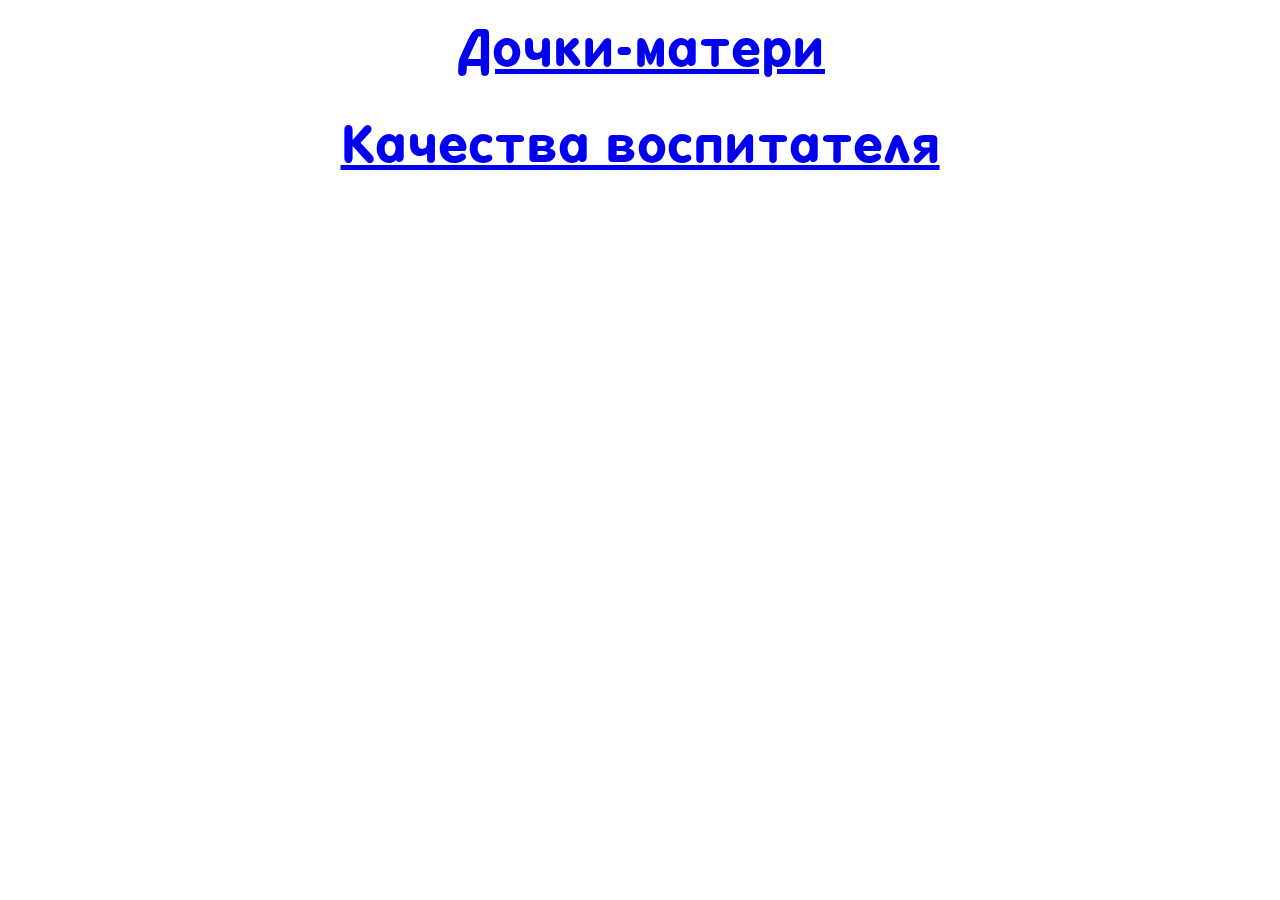
<file: index.html>
<!doctype html>
<html lang="en">
<head>
    <meta charset="UTF-8">
    <meta name="viewport"
          content="width=device-width, user-scalable=no, initial-scale=1.0, maximum-scale=1.0, minimum-scale=1.0">
    <meta http-equiv="X-UA-Compatible" content="ie=edge">
    <link rel="stylesheet" href="style/style.css">
    <title>Главная</title>
</head>
<body>

<div class="page-links">
    <a href="games/mother-daughter/index.html">Дочки-матери</a>
    <a href="games/kindergarten-teacher/index.html">Качества воспитателя</a>
</div>

</body>
</html>
</file>
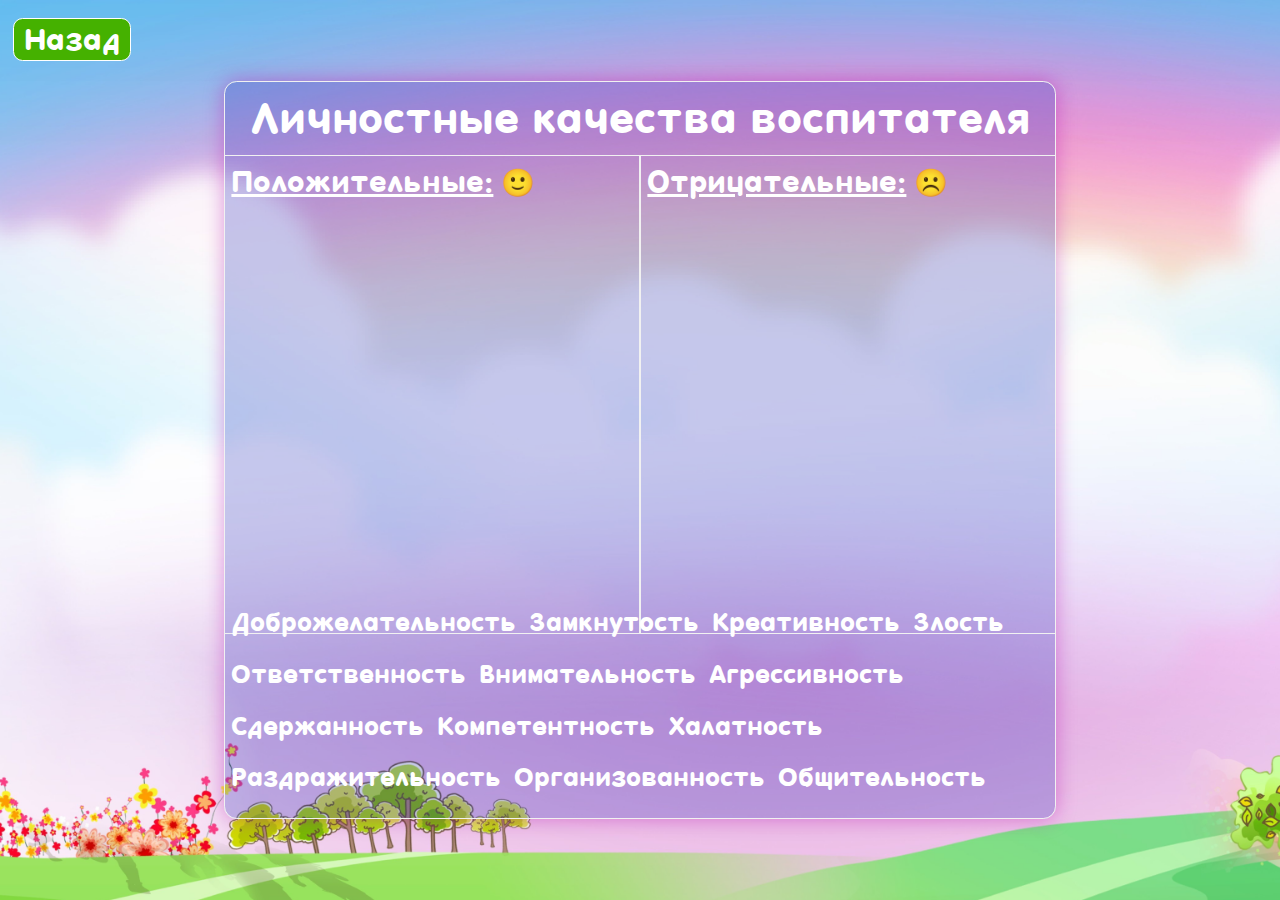
<file: games/kindergarten-teacher/index.html>
<!doctype html>
<html lang="en">
<head>
    <meta charset="UTF-8">
    <meta name="viewport"
          content="width=device-width, user-scalable=no, initial-scale=1.0, maximum-scale=1.0, minimum-scale=1.0">
    <meta http-equiv="X-UA-Compatible" content="ie=edge">
    <link rel="stylesheet" href="style/style.css">
    <script src="script/script.js" defer></script>
    <title>Личностные качества</title>
</head>
<body>

<div class="table">
    <h6>Личностные качества воспитателя</h6>
    <div class="forCorrect">
        <p><span>Положительные:</span> 🙂</p>
    </div>
    <div class="forIncorrect">
        <p><span>Отрицательные:</span> ☹️</p>
    </div>
    <div class="items">
        <p class="correct">Доброжелательность</p>
        <p class="incorrect">Замкнутость</p>
        <p class="correct">Креативность</p>
        <p class="incorrect">Злость</p>
        <p class="correct">Ответственность</p>
        <p class="correct">Внимательность</p>
        <p class="incorrect">Агрессивность</p>
        <p class="correct">Сдержанность</p>
        <p class="correct">Компетентность</p>
        <p class="incorrect">Халатность</p>
        <p class="incorrect">Раздражительность</p>
        <p class="correct">Организованность</p>
        <p class="correct">Общительность</p>
        <p class="incorrect">Грубость</p>
        <p class="incorrect">Равнодушие</p>
    </div>
    <div class="blurFilter"></div>
</div>

<a href="../../index.html" class="backButton">Назад</a>

<div class="congratulation">
    <div class="container">
        <h1>Поздравляем, Вы успешно справились с заданием!</h1>
        <div class="btn-row">
            <a href="index.html" class="againButton">Заново</a>
            <a href="secondGame.html" class="toNext">Далее</a>
            <a href="../../index.html" class="toMenu">На главную</a>
        </div>
    </div>
    <img src="img/salut.gif" id="salutLeft" alt="salut">
    <img src="img/salut.gif" id="salutRight" alt="salut">
</div>

</body>
</html>
</file>
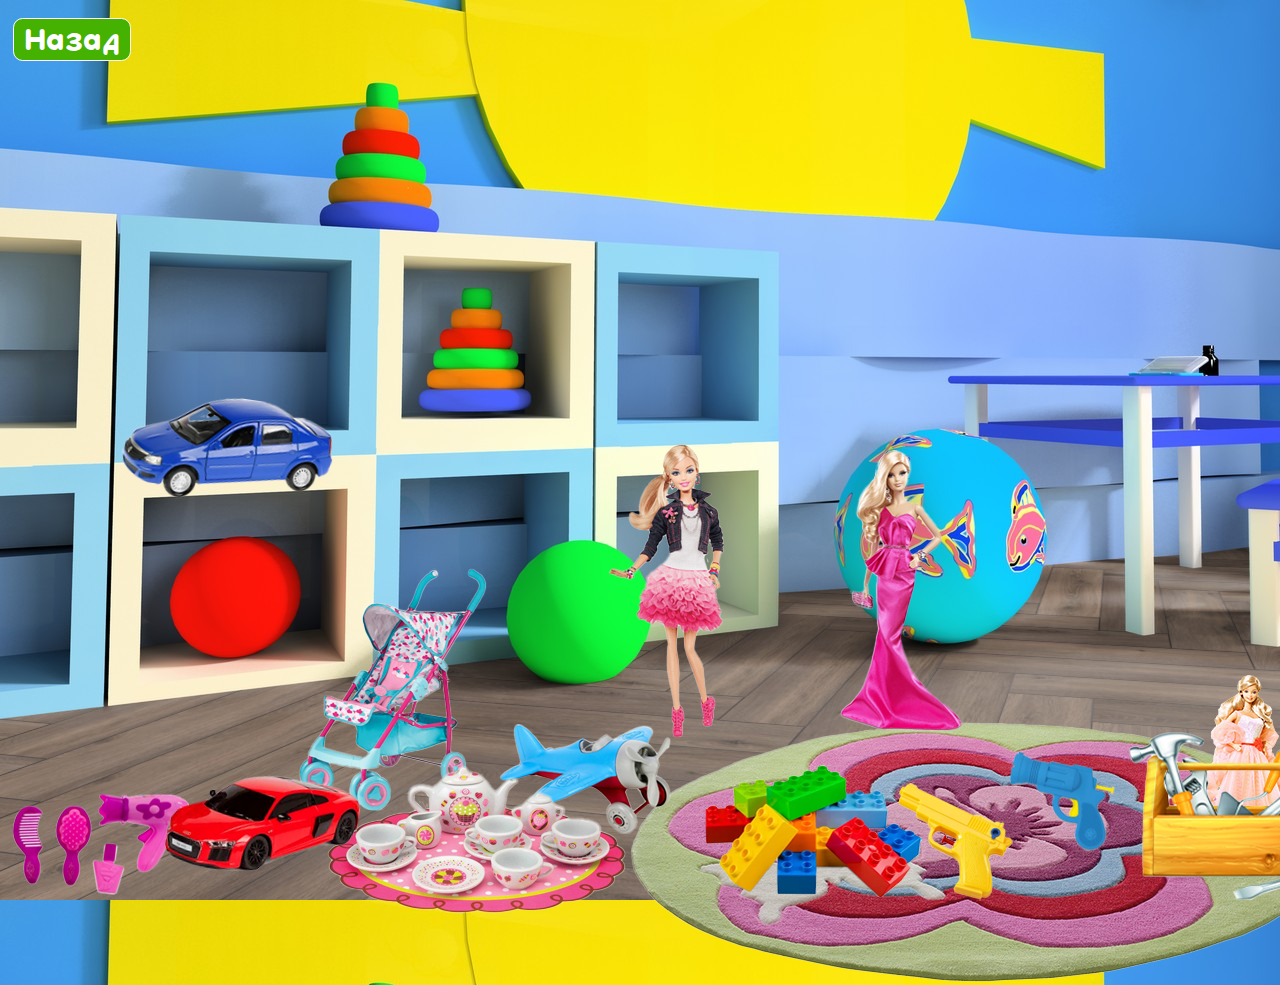
<file: games/mother-daughter/index.html>
<!doctype html>
<html lang="en">
<head>
    <meta charset="UTF-8">
    <meta name="viewport"
          content="width=device-width, user-scalable=no, initial-scale=1.0, maximum-scale=1.0, minimum-scale=1.0">
    <meta http-equiv="X-UA-Compatible" content="ie=edge">
    <link rel="stylesheet" href="style/style.css">
    <script src="script/script.js" defer></script>
    <title>Дочки-матери</title>
</head>
<body>

<a href="../../index.html" class="backButton">Назад</a>

<div class="congratulation">
    <div class="container">
        <h1>Поздравляем, Вы успешно справились с заданием!</h1>
        <div class="btn-row">
            <a href="index.html" class="againButton">Заново</a>
            <a href="../../index.html" class="toMenu">На главную</a>
        </div>
    </div>
    <img src="img/salut.gif" id="salutLeft" alt="salut">
    <img src="img/salut.gif" id="salutRight" alt="salut">
</div>

</body>
</html>
</file>
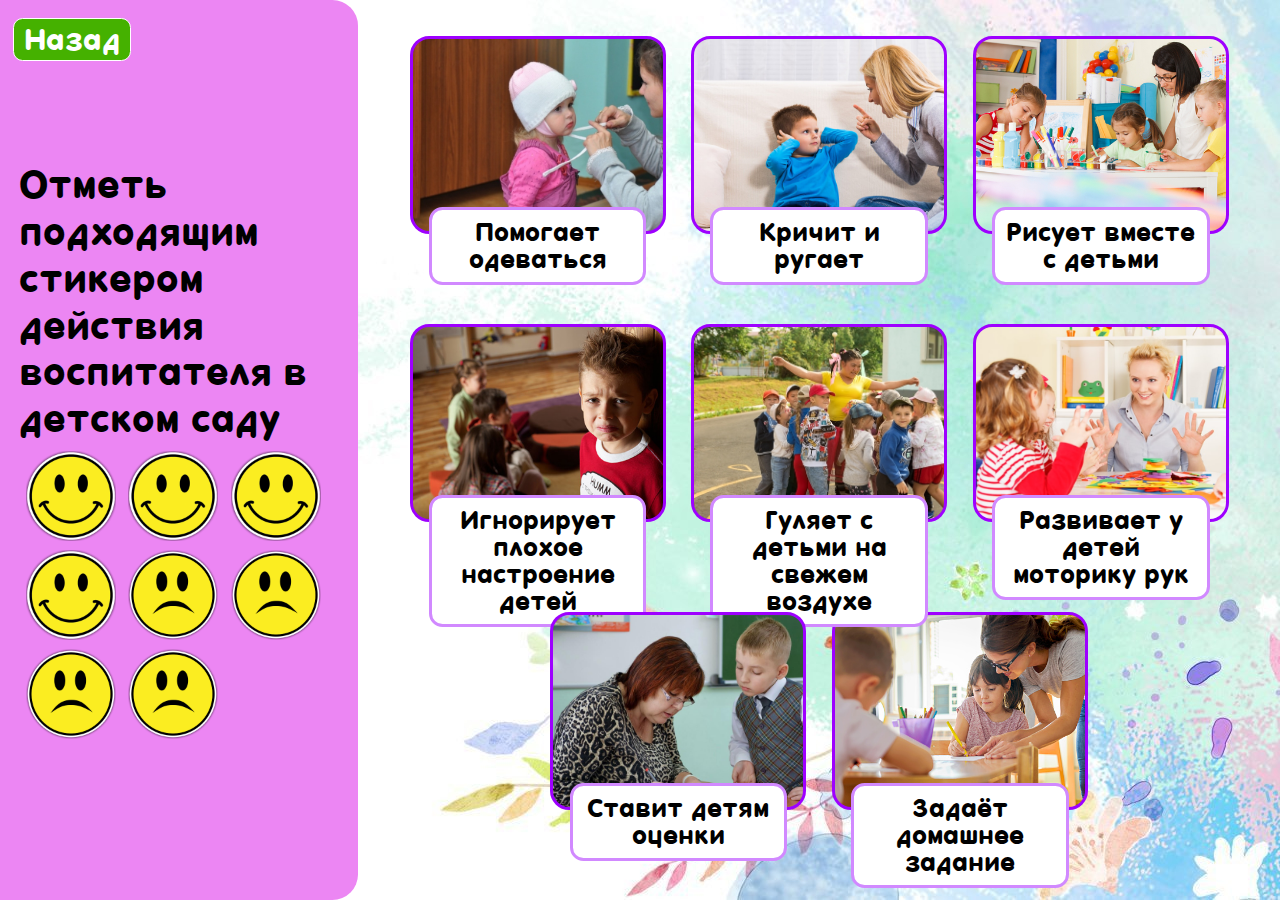
<file: games/kindergarten-teacher/secondGame.html>
<!doctype html>
<html lang="en">
<head>
    <meta charset="UTF-8">
    <meta name="viewport"
          content="width=device-width, user-scalable=no, initial-scale=1.0, maximum-scale=1.0, minimum-scale=1.0">
    <meta http-equiv="X-UA-Compatible" content="ie=edge">
    <link rel="stylesheet" href="style/secondGame.css">
    <script src="script/secondGame.js" defer></script>
    <title>Действия воспитателя</title>
</head>
<body>

<div class="title">
    <h1>Отметь подходящим стикером действия воспитателя в детском саду</h1>
    <div class="stickers">
        <img class="correct" src="img/happyEmoji.png" alt="happyEmoji">
        <img class="correct" src="img/happyEmoji.png" alt="happyEmoji">
        <img class="correct" src="img/happyEmoji.png" alt="happyEmoji">
        <img class="correct" src="img/happyEmoji.png" alt="happyEmoji">
        <img class="incorrect" src="img/sadEmoji.png" alt="sadEmoji">
        <img class="incorrect" src="img/sadEmoji.png" alt="sadEmoji">
        <img class="incorrect" src="img/sadEmoji.png" alt="sadEmoji">
        <img class="incorrect" src="img/sadEmoji.png" alt="sadEmoji">
    </div>
</div>

<a href="index.html" class="backButton">Назад</a>

<div class="congratulation">
    <div class="container">
        <h1>Поздравляем, Вы успешно справились с заданием!</h1>
        <div class="btn-row">
            <a href="secondGame.html" class="againButton">Заново</a>
            <a href="thirdGame.html" class="toNext">Далее</a>
            <a href="../../index.html" class="toMenu">На главную</a>
        </div>
    </div>
    <img src="img/salut.gif" id="salutLeft" alt="salut">
    <img src="img/salut.gif" id="salutRight" alt="salut">
</div>

</body>
</html>
</file>
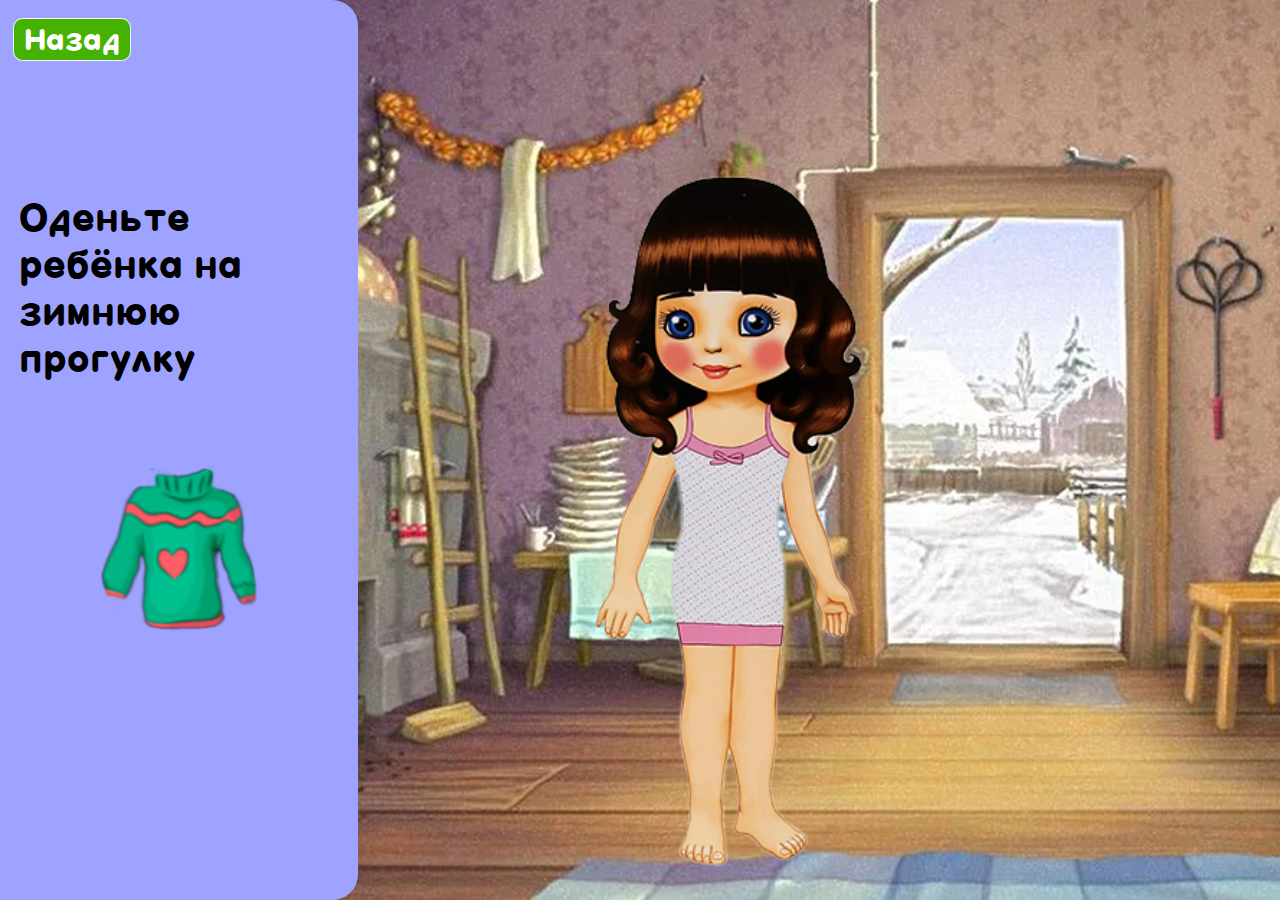
<file: games/kindergarten-teacher/thirdGame.html>
<!doctype html>
<html lang="en">
<head>
    <meta charset="UTF-8">
    <meta name="viewport"
          content="width=device-width, user-scalable=no, initial-scale=1.0, maximum-scale=1.0, minimum-scale=1.0">
    <meta http-equiv="X-UA-Compatible" content="ie=edge">
    <link rel="stylesheet" href="style/thirdGame.css">
    <script src="script/thirdGame.js" defer></script>
    <title>Одень ребёнка</title>
</head>
<body>

<div class="kid"></div>

<div class="title">
    <h1>Оденьте ребёнка на зимнюю прогулку</h1>
    <div class="clothes"></div>
</div>


<a href="secondGame.html" class="backButton">Назад</a>

<div class="congratulation">
    <div class="container">
        <h1>Поздравляем, Вы успешно справились со всеми заданиями!</h1>
        <div class="btn-row">
            <a href="thirdGame.html" class="againButton">Заново</a>
            <a href="../../index.html" class="toMenu">На главную</a>
        </div>
    </div>
    <img src="img/salut.gif" id="salutLeft" alt="salut">
    <img src="img/salut.gif" id="salutRight" alt="salut">
</div>

</body>
</html>
</file>
<file: style/style.css>
@import "../style/fonts.css";

* {
    margin: 0;
    padding: 0;
    box-sizing: border-box;
}

body {
    display: grid;
    place-content: center;
}

a {
    font-family: CyrRound, serif;
    font-size: 6vh;
    margin: 2vh 0;
    text-align: center;
}

.page-links {
    display: flex;
    flex-direction: column;
}
</file>
<file: games/kindergarten-teacher/style/style.css>
@import "../../../style/fonts.css";
@import "../../commonStyle.css";

body {
    background-image: url("../img/bg.png");
}

.table {
    position: absolute;
    left: 50%;
    top: 50%;
    transform: translate(-50%, -50%);
    width: 65vw;
    height: 82vh;
    border: 0.12vw solid #f1f1f1;
    border-radius: 1vw;
    display: grid;
    grid-template-rows: 10% 65% 25%;
    grid-template-columns: repeat(2, 50%);
    background-color: rgba(30, 39, 183, 0.25);
    box-shadow: 0 0 20px 0 rgb(178, 0, 169, 0.4);
    overflow: hidden;
}

.table h6 {
    color: white;
    font-size: 5vh;
    display: grid;
    place-content: center;
    grid-column: 1 / 3;
    border-bottom: 0.12vw solid #f1f1f1;
}

.table p {
    color: white;
    margin: 0.5vh 0.5vw;
    font-size: 3vh;
    width: max-content;
    height: max-content;
    line-height: 4.75vh;
}

.forCorrect, .forIncorrect {
    display: flex;
    flex-direction: column;
    overflow-y: scroll;
}

.forCorrect span, .forIncorrect span {
    color: white;
    font-size: 3.5vh;
    text-decoration: underline;
}

.forCorrect {
    border-right: 0.06vw solid #f1f1f1;
    border-bottom: 0.12vw solid #f1f1f1;
}

.forIncorrect {
    border-left: 0.06vw solid #f1f1f1;
    border-bottom: 0.12vw solid #f1f1f1;;
}

.items {
    grid-column: 1 / 3;
    display: flex;
    flex-wrap: wrap;
    align-self: center;
    height: max-content;
}

.correct, .incorrect {
    color: white;
    margin: 0.5vh 0.5vw;
    font-size: 3vh;
    width: max-content;
    height: max-content;
    line-height: 4.75vh;
}
</file>
<file: games/mother-daughter/style/style.css>
@import "../../../style/fonts.css";
@import "../../commonStyle.css";

body {
    background-image: url("../img/bg.jpg");
}

img {
    position: absolute;
}

#car2 {
    transform: rotate(8deg);
}

#car1 {
    z-index: 5;
    transform: rotate(8deg);
}

#gun2 {
    transform: rotate(12deg) scale(0.9);
}

#toysForKukla {
    transform: rotateX(30deg);
}
</file>
<file: games/kindergarten-teacher/style/secondGame.css>
@import "../../../style/fonts.css";
@import "../../commonStyle.css";

body {
    background-image: url("../img/bg2.jpg");
    display: block;
}

.title h1 {
    text-align: start;
    font-size: 4.5vh;
    line-height: 5.2vh;
}

.title {
    padding: 0 1.5vw;
    width: 28%;
    height: 100%;
    display: flex;
    flex-direction: column;
    align-items: center;
    justify-content: center;
    border-radius: 0 2vw 2vw 0;
    background: rgb(236, 134, 243);
}

.stickers {
    display: flex;
    flex-wrap: wrap;
    align-content: center;
    margin-top: 1vh;
    height: 32%;
}

.correct, .incorrect {
    width: 10vh;
    height: 10vh;
    margin:  0.5vh 0.5vw;
}

.card {
    position: absolute;
    display: flex;
    flex-direction: column;
    align-items: center;
    width: 20vw;
}

.cardImg {
    background-size: cover;
    width: 100%;
    height: 22vh;
    border: 0.35vh solid #9e00ff;
    border-radius: 1.5vw;
}

.card p {
    width: 85%;
    margin-top: -3vh;
    font-size: 3vh;
    line-height: 3vh;
    text-align: center;
    padding: 1vh 0.5vw;
    background: rgba(255, 255, 255);
    border-radius: 1.5vh;
    border: 0.35vh solid #d189ff;
}
</file>
<file: games/kindergarten-teacher/style/thirdGame.css>
@import "../../../style/fonts.css";
@import "../../commonStyle.css";

body {
    background-image: url("../img/bg3.png");
}

.kid {
    background-image: url("../img/kidWithoutClothes.png");
    background-position: center;
    background-size: cover;
    position: absolute;
    height: 80vh;
    width: 32vh;
    top: 18%;
    left: 57%;
    transform: translateX(-50%);
}

.title {
    position: absolute;
    padding: 0 1.5vw;
    width: 28%;
    height: 100%;
    display: flex;
    flex-direction: column;
    align-items: center;
    justify-content: center;
    border-radius: 0 2vw 2vw 0;
    background: rgb(158, 163, 255);
}

.title h1 {
    text-align: start;
    font-size: 4.5vh;
    line-height: 5.2vh;
}

.clothes {
    display: flex;
    flex-wrap: wrap;
    align-content: center;
    height: 35%;
    margin-top: 1vh;
}
</file>
